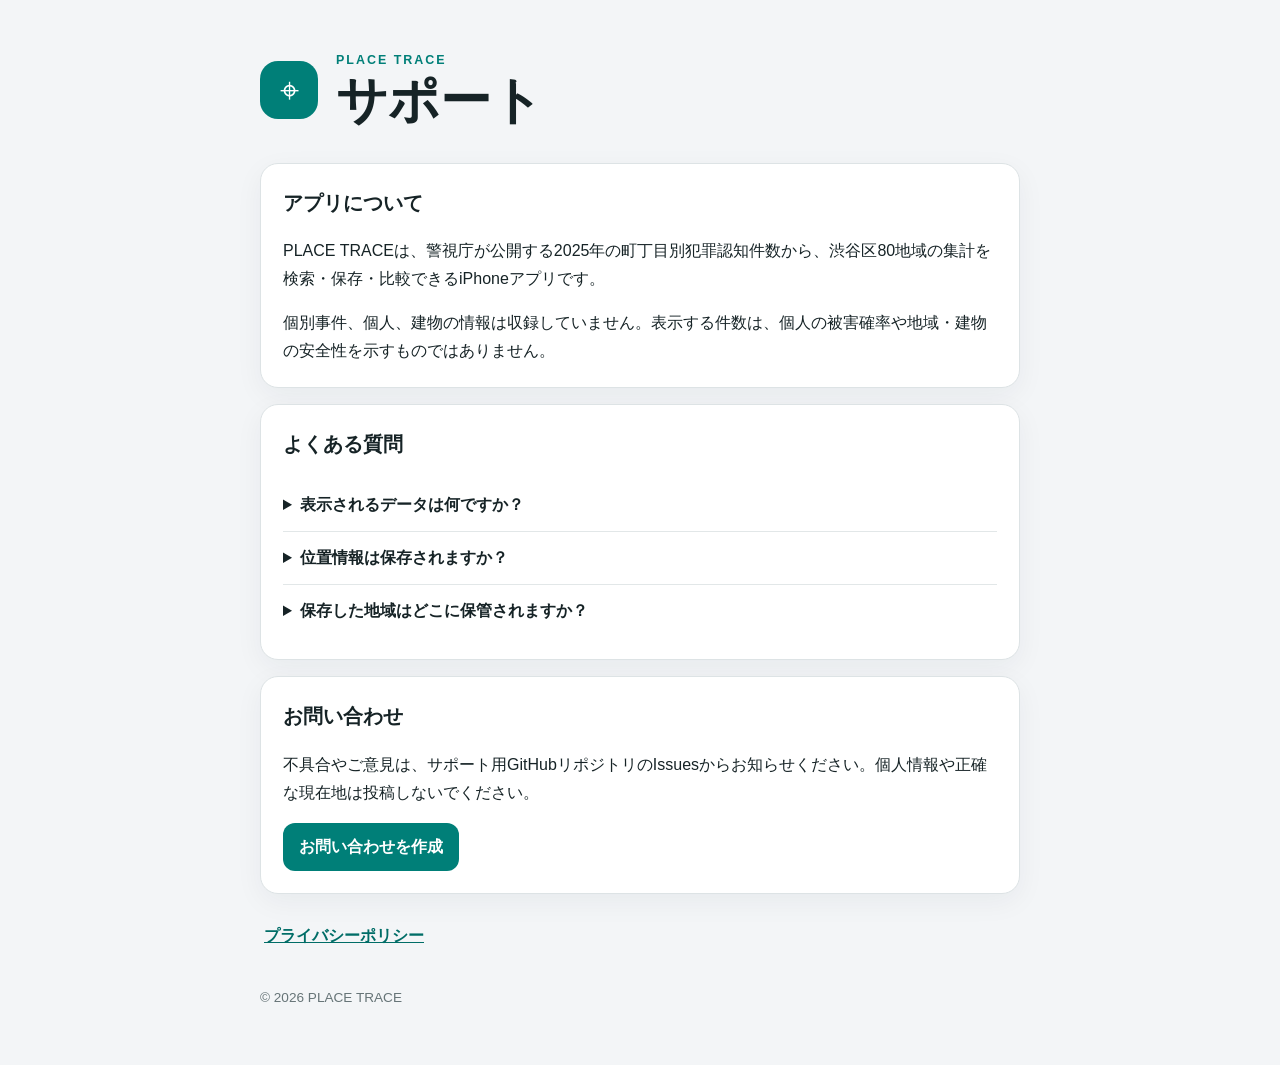
<file: index.html>
<!doctype html>
<html lang="ja">
<head>
  <meta charset="utf-8">
  <meta name="viewport" content="width=device-width, initial-scale=1">
  <meta name="color-scheme" content="light dark">
  <title>PLACE TRACE サポート</title>
  <link rel="stylesheet" href="styles.css">
</head>
<body>
  <main>
    <header>
      <span class="mark" aria-hidden="true">⌖</span>
      <div>
        <p class="eyebrow">PLACE TRACE</p>
        <h1>サポート</h1>
      </div>
    </header>

    <section>
      <h2>アプリについて</h2>
      <p>PLACE TRACEは、警視庁が公開する2025年の町丁目別犯罪認知件数から、渋谷区80地域の集計を検索・保存・比較できるiPhoneアプリです。</p>
      <p>個別事件、個人、建物の情報は収録していません。表示する件数は、個人の被害確率や地域・建物の安全性を示すものではありません。</p>
    </section>

    <section>
      <h2>よくある質問</h2>
      <details>
        <summary>表示されるデータは何ですか？</summary>
        <p>警視庁の2025年公開統計を、渋谷区の町丁目単位で集計したものです。出典と利用条件はアプリ内の「出典」で確認できます。</p>
      </details>
      <details>
        <summary>位置情報は保存されますか？</summary>
        <p>保存されません。現在地ボタンを押したときだけ端末上で一時的に使用し、位置履歴を作成しません。</p>
      </details>
      <details>
        <summary>保存した地域はどこに保管されますか？</summary>
        <p>端末内にのみ保存され、開発者のサーバーへ送信されません。</p>
      </details>
    </section>

    <section>
      <h2>お問い合わせ</h2>
      <p>不具合やご意見は、サポート用GitHubリポジトリのIssuesからお知らせください。個人情報や正確な現在地は投稿しないでください。</p>
      <p><a class="button" href="https://github.com/kntst10-crypto/place-trace-support/issues/new">お問い合わせを作成</a></p>
    </section>

    <nav aria-label="関連ページ">
      <a href="privacy.html">プライバシーポリシー</a>
    </nav>
    <footer>© 2026 PLACE TRACE</footer>
  </main>
</body>
</html>
</file>
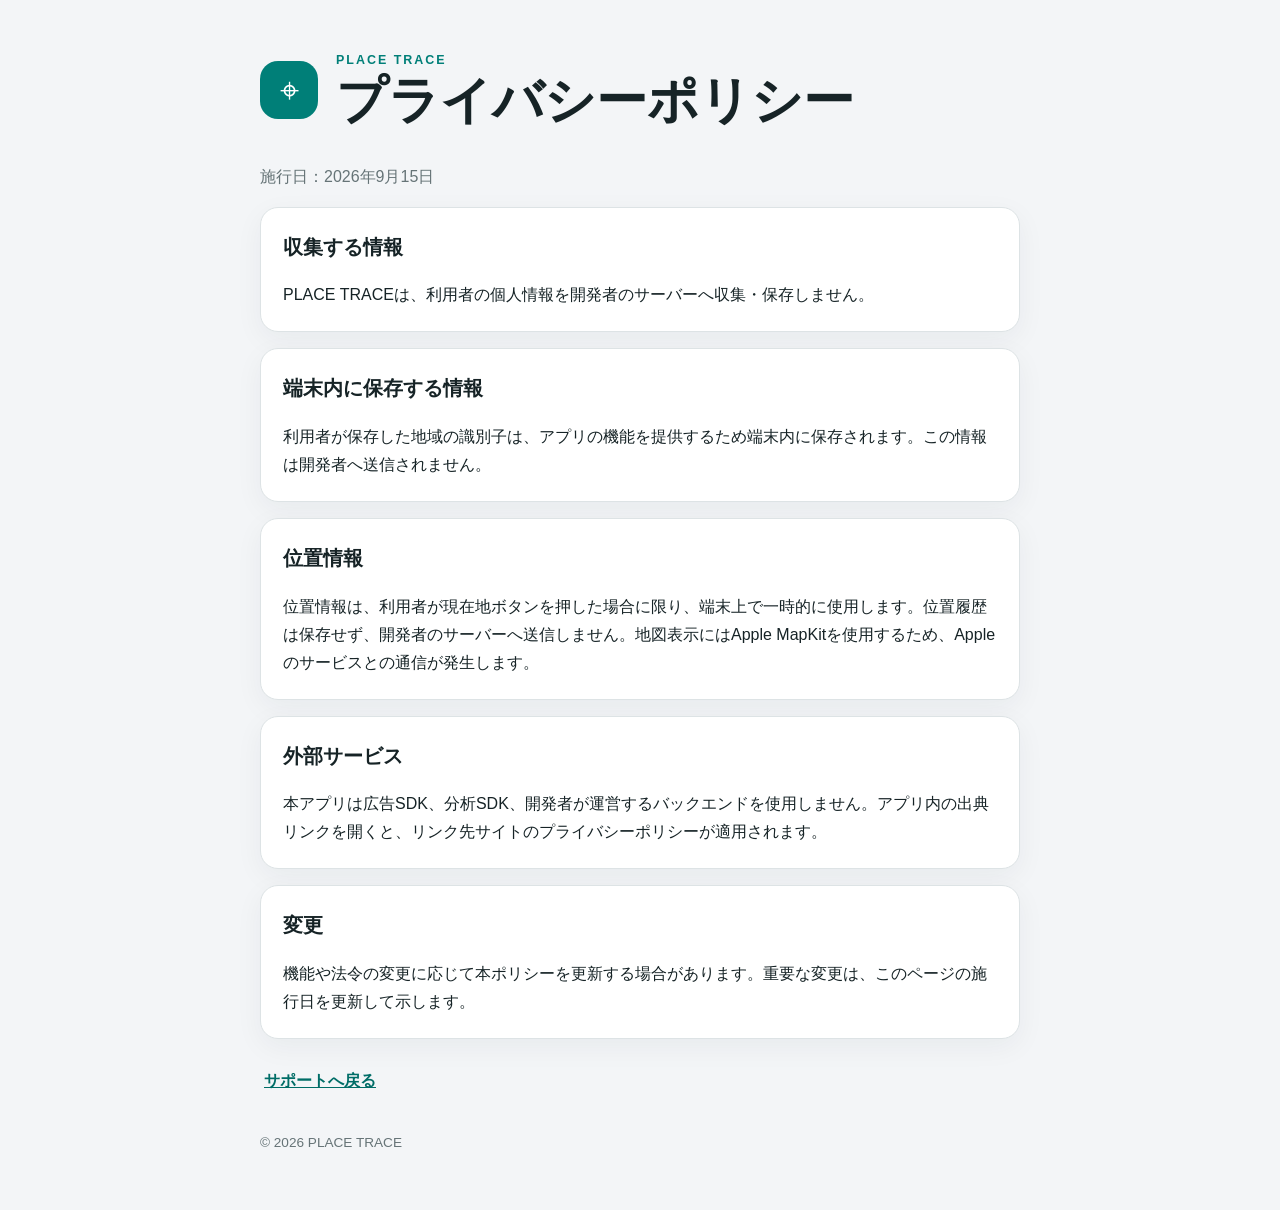
<file: privacy.html>
<!doctype html>
<html lang="ja">
<head>
  <meta charset="utf-8">
  <meta name="viewport" content="width=device-width, initial-scale=1">
  <meta name="color-scheme" content="light dark">
  <title>PLACE TRACE プライバシーポリシー</title>
  <link rel="stylesheet" href="styles.css">
</head>
<body>
  <main>
    <header>
      <span class="mark" aria-hidden="true">⌖</span>
      <div>
        <p class="eyebrow">PLACE TRACE</p>
        <h1>プライバシーポリシー</h1>
      </div>
    </header>
    <p class="date">施行日：2026年9月15日</p>

    <section>
      <h2>収集する情報</h2>
      <p>PLACE TRACEは、利用者の個人情報を開発者のサーバーへ収集・保存しません。</p>
    </section>
    <section>
      <h2>端末内に保存する情報</h2>
      <p>利用者が保存した地域の識別子は、アプリの機能を提供するため端末内に保存されます。この情報は開発者へ送信されません。</p>
    </section>
    <section>
      <h2>位置情報</h2>
      <p>位置情報は、利用者が現在地ボタンを押した場合に限り、端末上で一時的に使用します。位置履歴は保存せず、開発者のサーバーへ送信しません。地図表示にはApple MapKitを使用するため、Appleのサービスとの通信が発生します。</p>
    </section>
    <section>
      <h2>外部サービス</h2>
      <p>本アプリは広告SDK、分析SDK、開発者が運営するバックエンドを使用しません。アプリ内の出典リンクを開くと、リンク先サイトのプライバシーポリシーが適用されます。</p>
    </section>
    <section>
      <h2>変更</h2>
      <p>機能や法令の変更に応じて本ポリシーを更新する場合があります。重要な変更は、このページの施行日を更新して示します。</p>
    </section>
    <nav aria-label="関連ページ"><a href="index.html">サポートへ戻る</a></nav>
    <footer>© 2026 PLACE TRACE</footer>
  </main>
</body>
</html>
</file>
<file: styles.css>
:root {
  font-family: -apple-system, BlinkMacSystemFont, "Hiragino Sans", "Yu Gothic", sans-serif;
  color: #162326;
  background: #f3f5f7;
  line-height: 1.75;
}
* { box-sizing: border-box; }
body { margin: 0; padding: 32px 18px 56px; }
main { max-width: 760px; margin: 0 auto; }
header { display: flex; align-items: center; gap: 18px; margin: 18px 0 32px; }
.mark { display: grid; place-items: center; width: 58px; height: 58px; border-radius: 18px; background: #007f78; color: white; font-size: 34px; }
.eyebrow { margin: 0; color: #007f78; font-size: .78rem; font-weight: 800; letter-spacing: .16em; }
h1 { margin: 0; font-size: clamp(2rem, 8vw, 3.2rem); line-height: 1.15; }
h2 { margin-top: 0; font-size: 1.25rem; }
section { margin: 16px 0; padding: 22px; border: 1px solid #dde3e5; border-radius: 18px; background: #fff; box-shadow: 0 8px 28px rgba(17, 47, 50, .05); }
p:last-child { margin-bottom: 0; }
details { padding: 12px 0; border-top: 1px solid #e2e7e8; }
details:first-of-type { border-top: 0; }
summary { cursor: pointer; font-weight: 700; }
a { color: #006d67; font-weight: 700; }
.button { display: inline-block; padding: 10px 16px; border-radius: 12px; color: #fff; background: #007f78; text-decoration: none; }
nav { margin: 28px 4px; }
.date, footer { color: #667477; }
footer { margin-top: 36px; font-size: .85rem; }
@media (prefers-color-scheme: dark) {
  :root { color: #edf4f3; background: #101718; }
  section { border-color: #2a3a3c; background: #182224; box-shadow: none; }
  details { border-color: #2a3a3c; }
  a { color: #6ddbd1; }
  .button { color: #071210; background: #6ddbd1; }
  .date, footer { color: #a7b4b5; }
}
</file>
